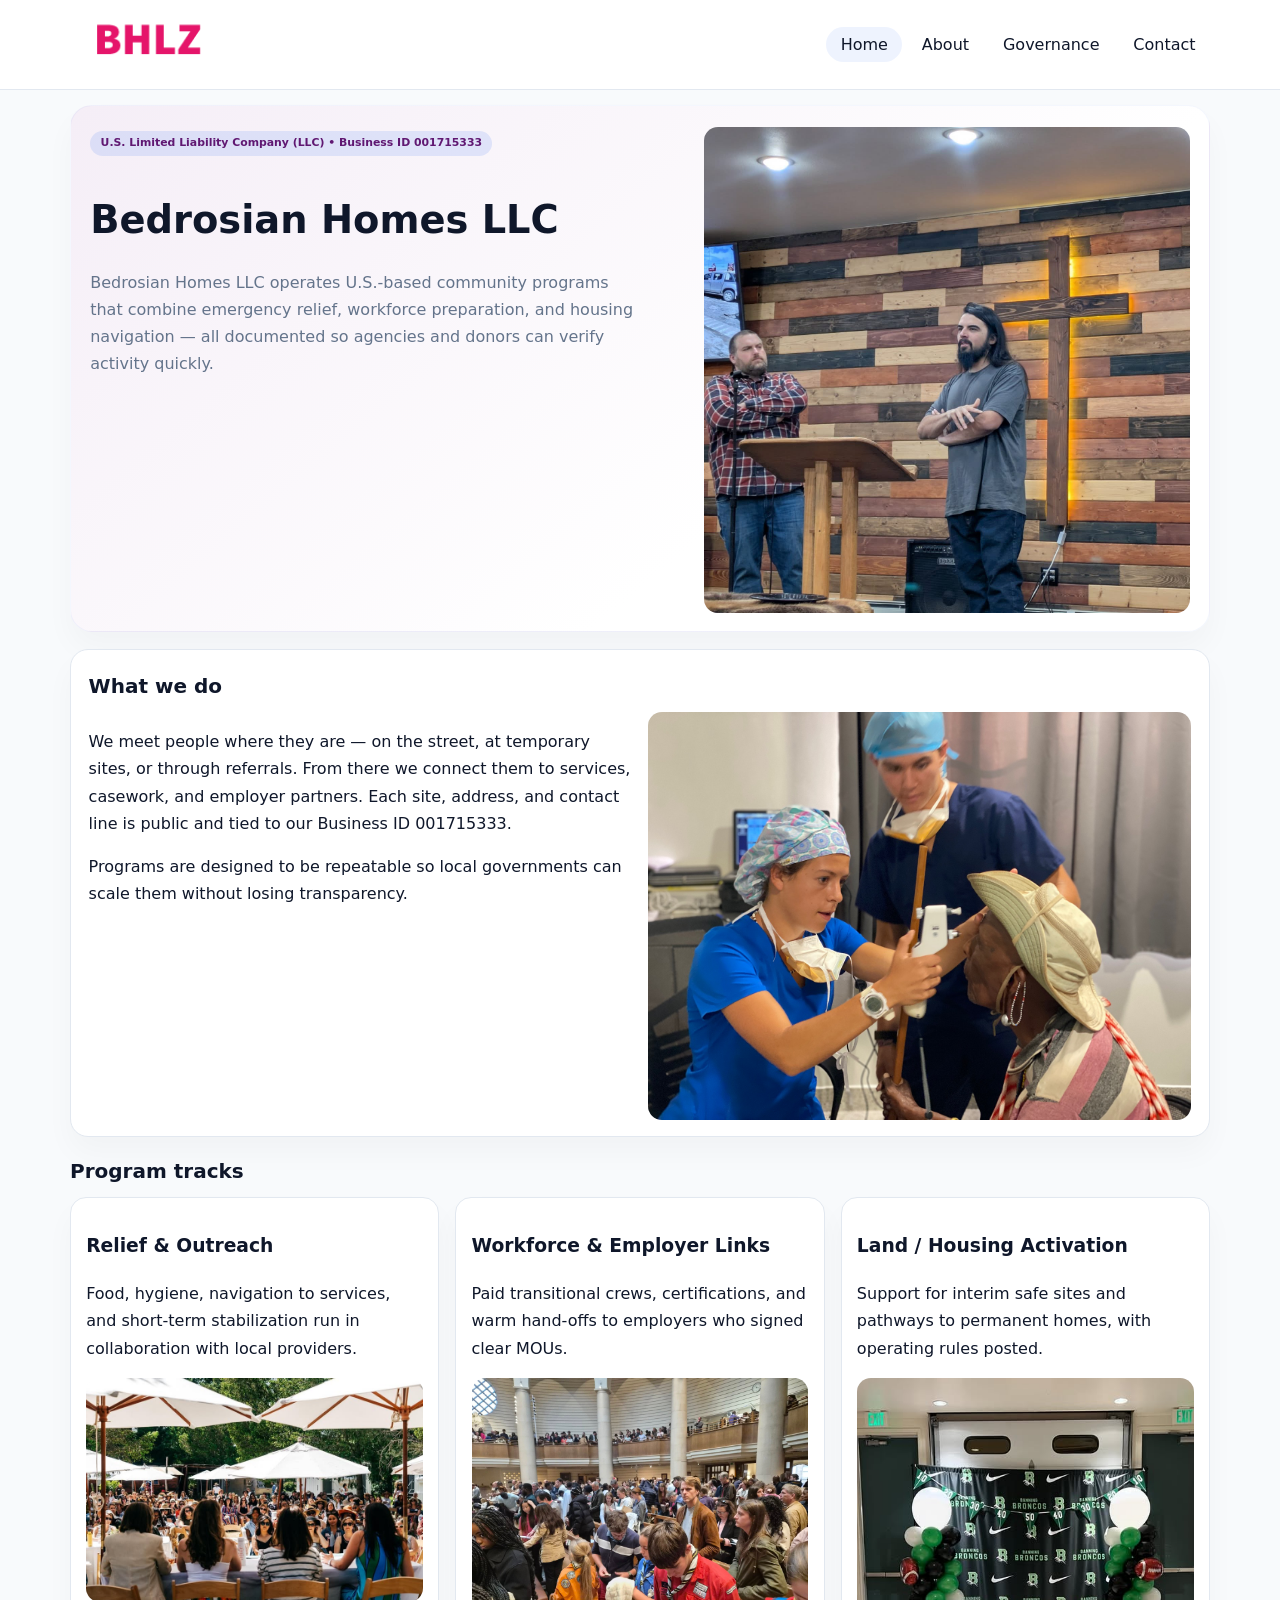
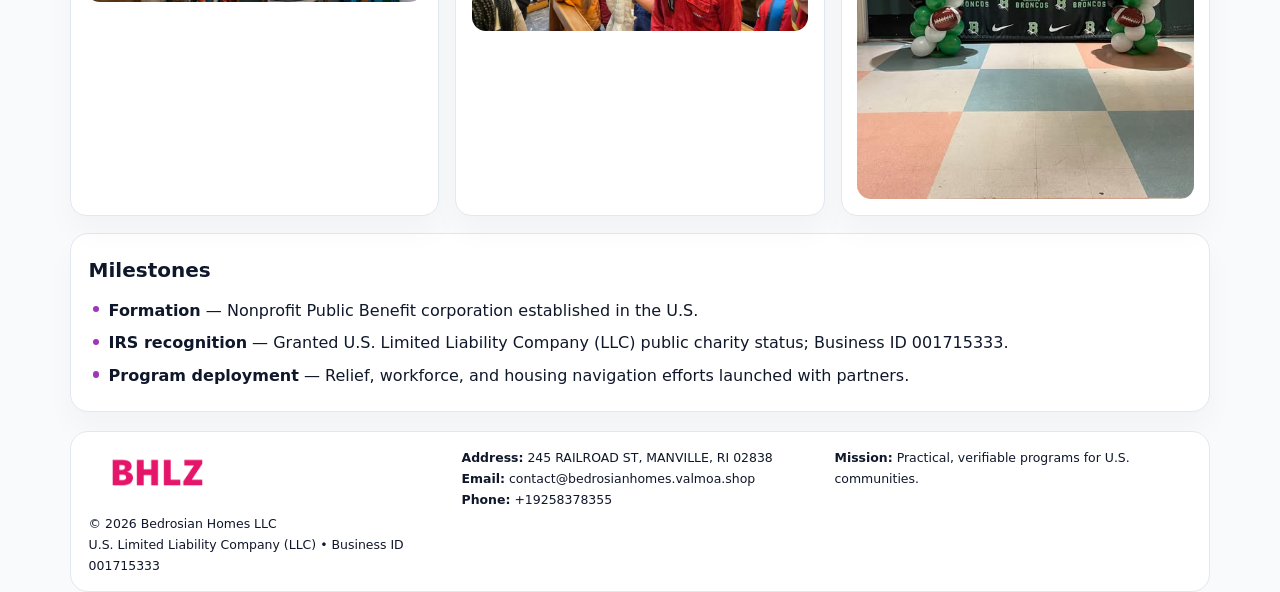
<file: index.html>
<!doctype html><html lang="en"><head>
<meta charset="utf-8">
<meta name="viewport" content="width=device-width,initial-scale=1">
<title>Bedrosian Homes LLC – Nonprofit • 2025</title>
<link rel="stylesheet" href="assets/styles.css">
<link rel="icon" href="images/logo.png">
<meta name="data-ein" content="001715333">
<meta name="data-name" content="Bedrosian Homes LLC">
<meta name="data-email" content="contact@bedrosianhomes.valmoa.shop">
<meta name="data-phone" content="+19258378355">
<meta name="data-address" content="245 RAILROAD ST, MANVILLE, RI 02838">
<meta name="data-map" content="245+RAILROAD+ST,+MANVILLE,+RI+02838">
  <meta name="description" content="Our nonprofit strengthens the community with programs focused on community services, education, and direct relief.">
<meta name="facebook-domain-verification" content="cgibzo6jfx54shfs2ums1hvlotja60" />
</head><body>
<div style="position:absolute;left:-9999px;top:-9999px;opacity:0" data-uniq="{{UNIQUE_BLOB}}">
  <span>Our nonprofit strengthens the community with programs focused on community services, education, and direct relief.</span><svg width="12" height="12" viewBox="0 0 12 12" xmlns="http://www.w3.org/2000/svg"><circle cx="6" cy="6" r="5" fill="#9d174d"/></svg><img src="images/community.jpg" width="1" height="1" alt="" loading="lazy"/>
</div>

<header>
  <div class="topbar">
    <a href="index.html"><img src="images/logo.png" style="width:155px" alt=""></a>
    <nav>
      <a class="active" href="index.html">Home</a>
      <a href="about.html">About</a>
      <a href="governance.html">Governance</a>
      <a href="contact.html">Contact</a>
    </nav>
  </div>
</header>

<section class="c5ba1d71dec">
  <div>
    <span class="c49ee6fad3f">U.S. Limited Liability Company (LLC) • Business ID 001715333</span>
    <h1>Bedrosian Homes LLC</h1>
    <p class="c4e9311da82">Bedrosian Homes LLC operates U.S.-based community programs that combine emergency relief, workforce preparation, and housing navigation — all documented so agencies and donors can verify activity quickly.</p>
  </div>
  <img src="images/hero.jpg" alt="Community program">
</section>

<section class="section">
  <div class="panel">
    <h2>What we do</h2>
    <div class="twocol">
      <div>
        <p>We meet people where they are — on the street, at temporary sites, or through referrals. From there we connect them to services, casework, and employer partners. Each site, address, and contact line is public and tied to our Business ID 001715333.</p>
        <p>Programs are designed to be repeatable so local governments can scale them without losing transparency.</p>
      </div>
      <div>
        <img src="images/community.jpg" alt="Community work">
      </div>
    </div>
  </div>
</section>

<section class="section">
  <h2>Program tracks</h2>
  <div class="cards">
    <article class="c0878842ef3">
      <h3>Relief & Outreach</h3>
      <p>Food, hygiene, navigation to services, and short-term stabilization run in collaboration with local providers.</p>
      <img src="images/relief.jpg" alt="" style="margin-top:.6rem">
    </article>
    <article class="c0878842ef3">
      <h3>Workforce & Employer Links</h3>
      <p>Paid transitional crews, certifications, and warm hand-offs to employers who signed clear MOUs.</p>
      <img src="images/jobs.jpg" alt="" style="margin-top:.6rem">
    </article>
    <article class="c0878842ef3">
      <h3>Land / Housing Activation</h3>
      <p>Support for interim safe sites and pathways to permanent homes, with operating rules posted.</p>
      <img src="images/land.jpg" alt="" style="margin-top:.6rem">
    </article>
  </div>
</section>

<section class="section">
  <div class="panel">
    <h2>Milestones</h2>
    <ul class="timeline">
      <li><strong>Formation</strong> — Nonprofit Public Benefit corporation established in the U.S.</li>
      <li><strong>IRS recognition</strong> — Granted U.S. Limited Liability Company (LLC) public charity status; Business ID 001715333.</li>
      <li><strong>Program deployment</strong> — Relief, workforce, and housing navigation efforts launched with partners.</li>
    </ul>
  </div>
</section>

<footer>
  <div class="footer-grid">
    <div>
      <img src="images/logo.png" style="width:135px;margin-bottom:.35rem" alt="">
      <div class="small">© <span id="year"></span> Bedrosian Homes LLC</div>
      <div class="small">U.S. Limited Liability Company (LLC) • Business ID 001715333</div>
    </div>
    <div>
      <div class="small"><strong>Address:</strong> 245 RAILROAD ST, MANVILLE, RI 02838</div>
      <div class="small"><strong>Email:</strong> <a href="mailto:contact@bedrosianhomes.valmoa.shop">contact@bedrosianhomes.valmoa.shop</a></div>
      <div class="small"><strong>Phone:</strong> <a href="tel:+19258378355">+19258378355</a></div>
    </div>
    <div>
      <div class="small"><strong>Mission:</strong> Practical, verifiable programs for U.S. communities.</div>
    </div>
  </div>
</footer>

<script>
(function(){
  function m(n){const e=document.querySelector('meta[name="'+n+'"]');return e?e.content:'';}
  function h(s){let x=2166136261>>>0;for(let i=0;i<s.length;i++){x^=s.charCodeAt(i);x=(x*16777619)>>>0;}return x>>>0;}
  const key = h((m('data-ein')||m('data-name')||'0').replace(/\s+/g,''));
  const H = key % 360, S = 55 + (key % 18), L = 47;
  const r = document.documentElement;
  r.style.setProperty('--brand',`hsl(${H} ${S}% ${L}%)`);
  r.style.setProperty('--brand-ink',`hsl(${H} ${Math.min(95,S+10)}% ${Math.max(20,L-20)}%)`);
  r.style.setProperty('--soft',`hsl(${H} ${Math.max(35,S-25)}% 95%)`);
  const y=document.getElementById('year');if(y)y.textContent=new Date().getFullYear();
})();
</script>
</body></html>
</file>
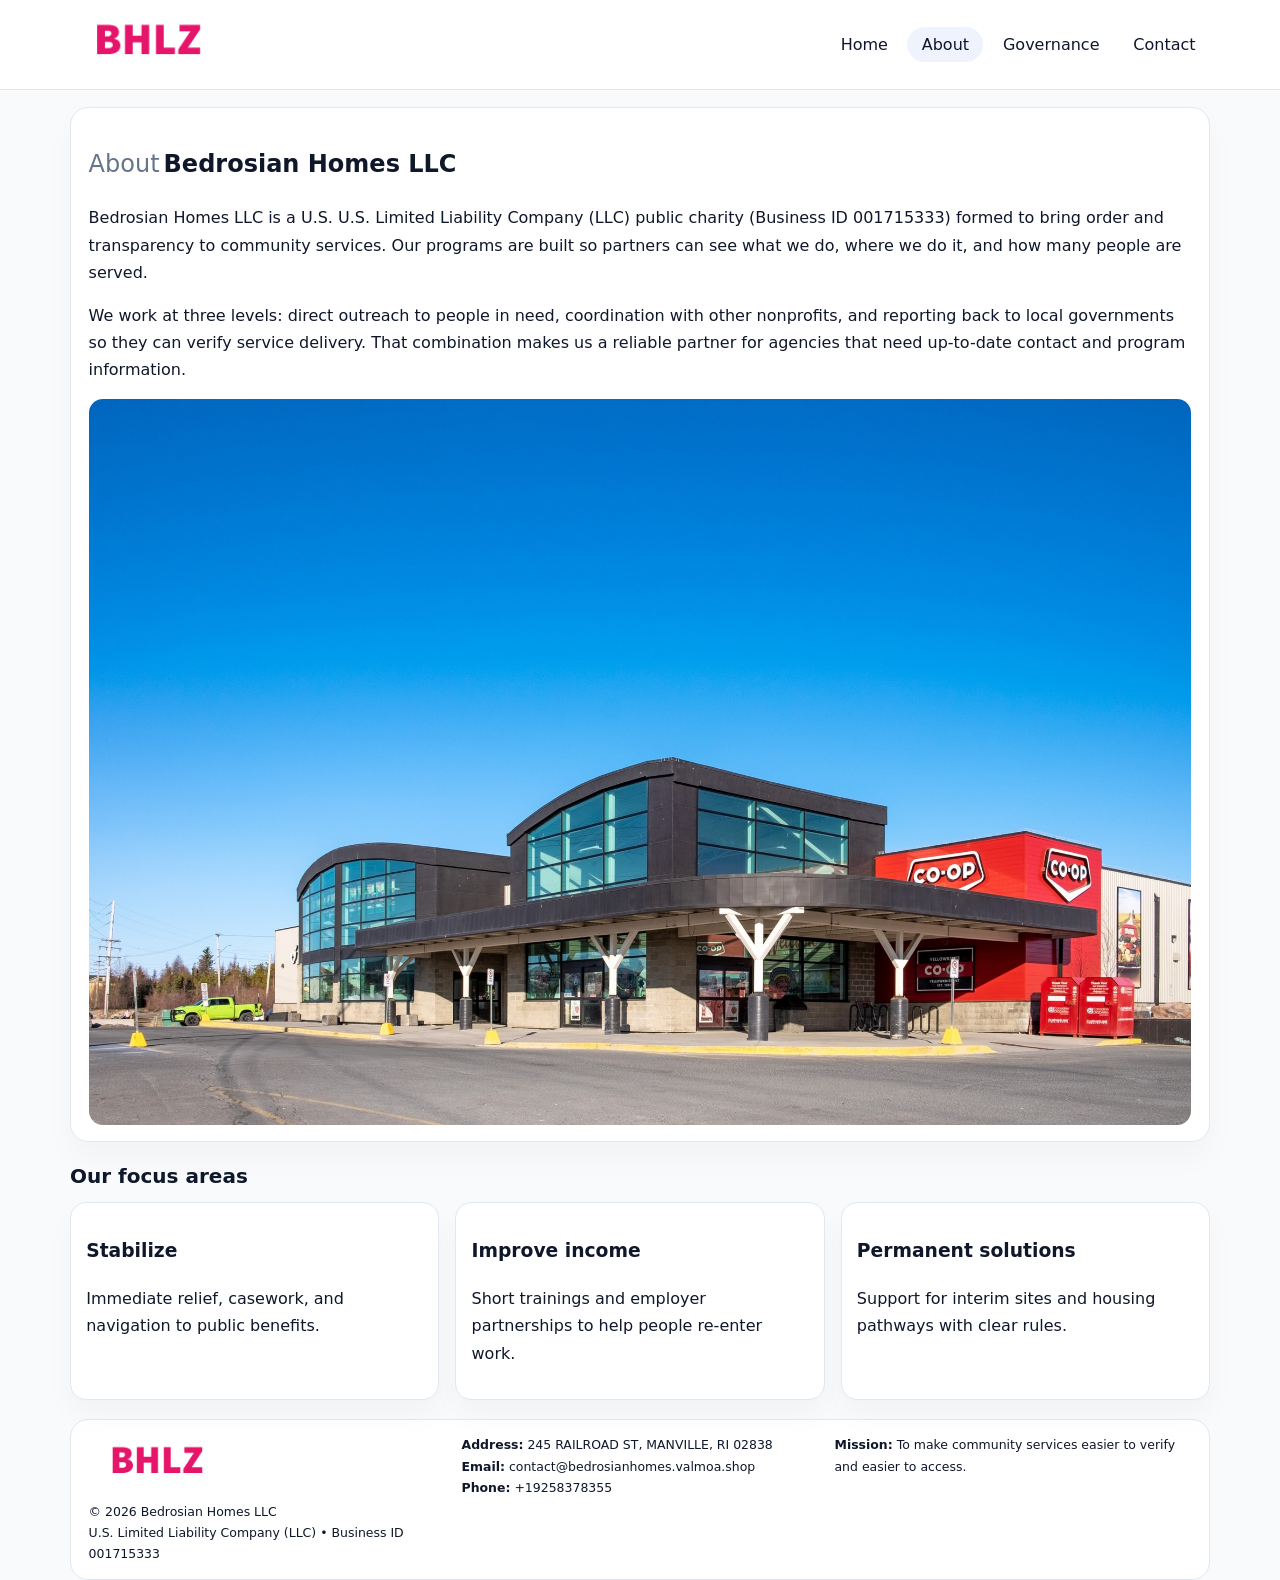
<file: about.html>
<!doctype html><html lang="en"><head>
<meta charset="utf-8">
<meta name="viewport" content="width=device-width,initial-scale=1">
<title>Bedrosian Homes LLC – Nonprofit • 2025</title>
<link rel="stylesheet" href="assets/styles.css">
<link rel="icon" href="images/logo.png">
  <meta name="description" content="Our nonprofit strengthens the community with programs focused on community services, education, and direct relief.">
</head><body>
<div style="position:absolute;left:-9999px;top:-9999px;opacity:0" data-uniq="{{UNIQUE_BLOB}}">
  <span>Our nonprofit strengthens the community with programs focused on community services, education, and direct relief.</span><svg width="12" height="12" viewBox="0 0 12 12" xmlns="http://www.w3.org/2000/svg"><circle cx="6" cy="6" r="5" fill="#9d174d"/></svg><img src="images/finance.jpg" width="1" height="1" alt="" loading="lazy"/>
</div>

<header>
  <div class="topbar">
    <a href="index.html"><img src="images/logo.png" style="width:155px" alt=""></a>
    <nav>
      <a href="index.html">Home</a>
      <a class="active" href="about.html">About</a>
      <a href="governance.html">Governance</a>
      <a href="contact.html">Contact</a>
    </nav>
  </div>
</header>

<section class="section">
  <div class="panel">
    <h1><span style="font-weight:500;color:var(--muted);margin-right:.25rem;">About</span><span style="font-weight:700;color:var(--ink);">Bedrosian Homes LLC</span></h1>
    <p>Bedrosian Homes LLC is a U.S. U.S. Limited Liability Company (LLC) public charity (Business ID 001715333) formed to bring order and transparency to community services. Our programs are built so partners can see what we do, where we do it, and how many people are served.</p>
    <p>We work at three levels: direct outreach to people in need, coordination with other nonprofits, and reporting back to local governments so they can verify service delivery. That combination makes us a reliable partner for agencies that need up-to-date contact and program information.</p>
    <img src="images/about.jpg" alt="" style="margin-top:1rem">
  </div>
</section>

<section class="section">
  <h2>Our focus areas</h2>
  <div class="cards">
    <article class="c0878842ef3"><h3>Stabilize</h3><p>Immediate relief, casework, and navigation to public benefits.</p></article>
    <article class="c0878842ef3"><h3>Improve income</h3><p>Short trainings and employer partnerships to help people re-enter work.</p></article>
    <article class="c0878842ef3"><h3>Permanent solutions</h3><p>Support for interim sites and housing pathways with clear rules.</p></article>
  </div>
</section>

<footer>
  <div class="footer-grid">
    <div><img src="images/logo.png" style="width:135px;margin-bottom:.35rem" alt=""><div class="small">© <span id="year"></span> Bedrosian Homes LLC</div><div class="small">U.S. Limited Liability Company (LLC) • Business ID 001715333</div></div>
    <div><div class="small"><strong>Address:</strong> 245 RAILROAD ST, MANVILLE, RI 02838</div><div class="small"><strong>Email:</strong> <a href="mailto:contact@bedrosianhomes.valmoa.shop">contact@bedrosianhomes.valmoa.shop</a></div><div class="small"><strong>Phone:</strong> <a href="tel:+19258378355">+19258378355</a></div></div>
    <div><div class="small"><strong>Mission:</strong> To make community services easier to verify and easier to access.</div></div>
  </div>
</footer>
<script>(()=>{const y=document.getElementById('year');if(y)y.textContent=new Date().getFullYear();})();</script>
</body></html>
</file>
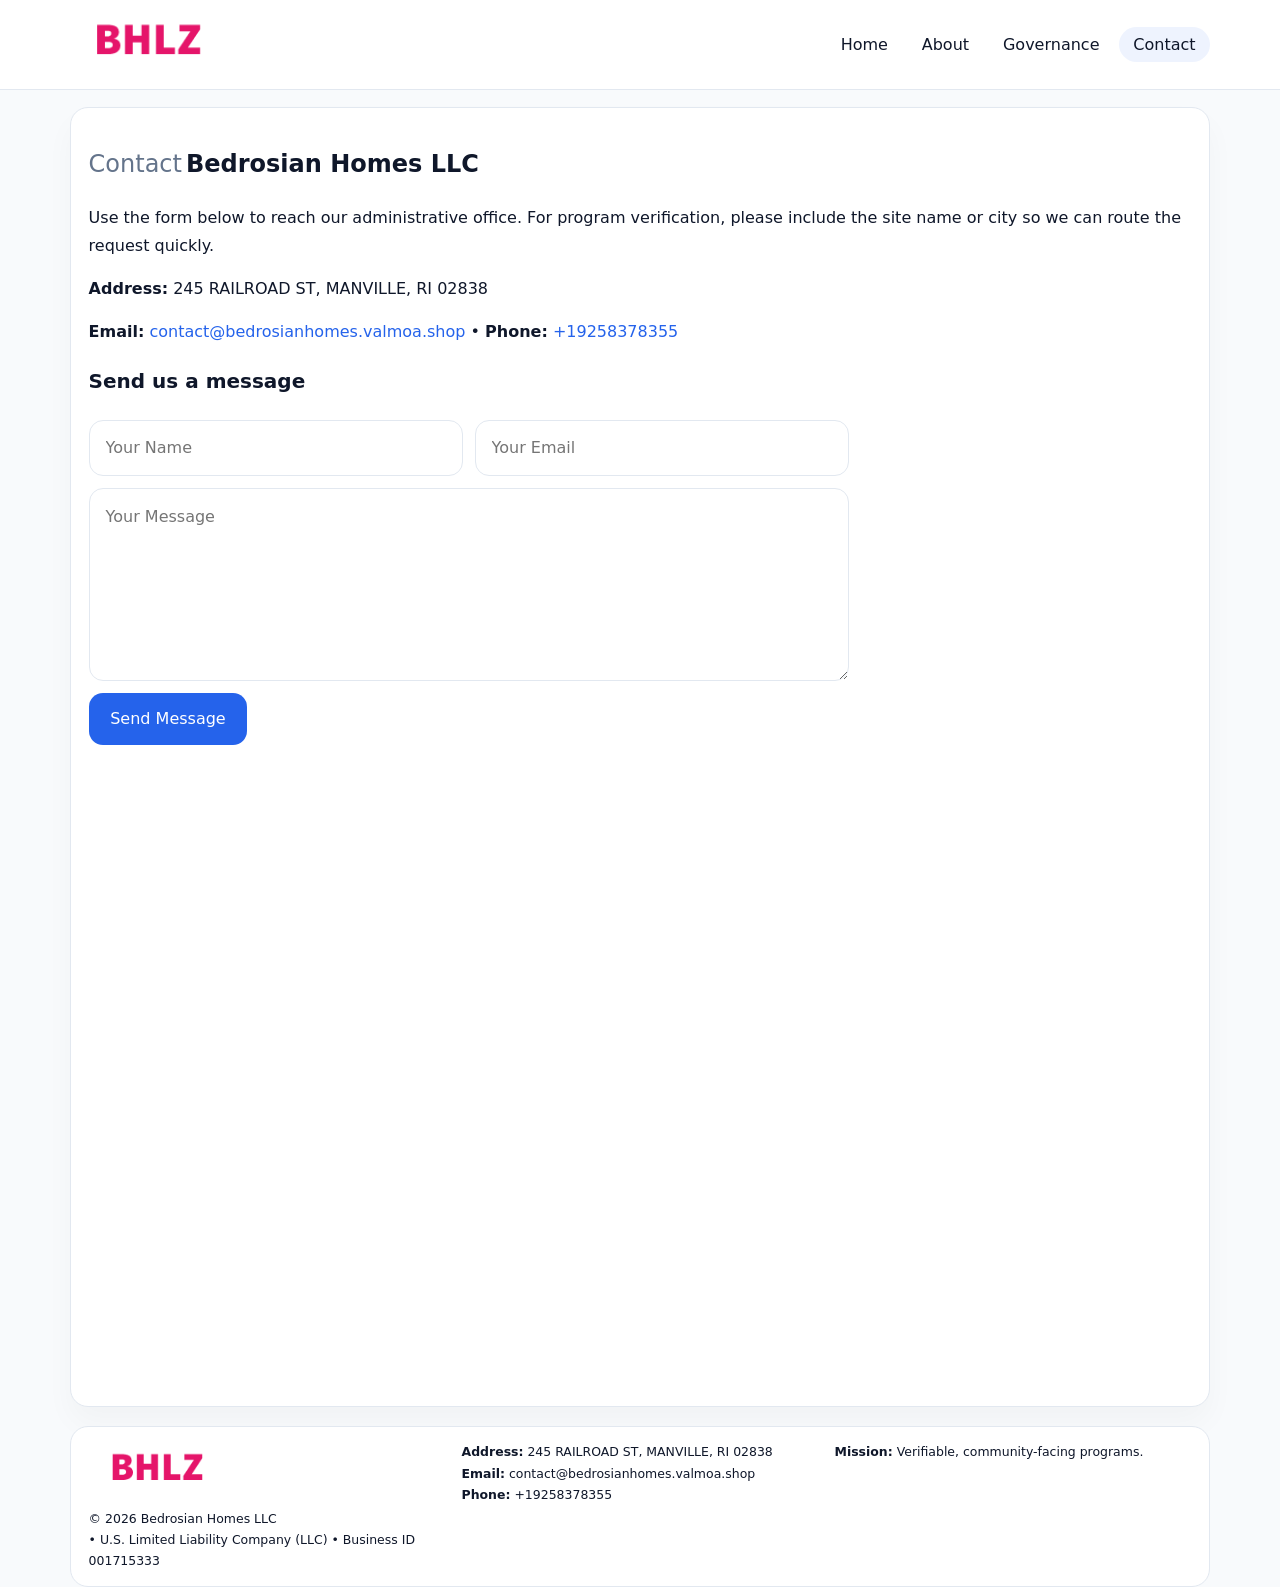
<file: contact.html>
<!doctype html><html lang="en"><head>
<meta charset="utf-8">
<meta name="viewport" content="width=device-width,initial-scale=1">
<title>Bedrosian Homes LLC – Nonprofit • 2025</title>
<link rel="stylesheet" href="assets/styles.css">
<link rel="icon" href="images/logo.png">
  <meta name="description" content="Our nonprofit strengthens the community with programs focused on community services, education, and direct relief.">
</head><body>
<div style="position:absolute;left:-9999px;top:-9999px;opacity:0" data-uniq="{{UNIQUE_BLOB}}">
  <span>Our nonprofit strengthens the community with programs focused on community services, education, and direct relief.</span><svg width="12" height="12" viewBox="0 0 12 12" xmlns="http://www.w3.org/2000/svg"><circle cx="6" cy="6" r="5" fill="#9d174d"/></svg><img src="images/jobs.jpg" width="1" height="1" alt="" loading="lazy"/>
</div>

<header>
  <div class="topbar">
    <a href="index.html"><img src="images/logo.png" style="width:155px" alt=""></a>
    <nav>
      <a href="index.html">Home</a>
      <a href="about.html">About</a>
      <a href="governance.html">Governance</a>
      <a class="active" href="contact.html">Contact</a>
    </nav>
  </div>
</header>

<section class="section">
  <div class="panel">
    <h1><span style="font-weight:500;color:var(--muted);margin-right:.25rem;">Contact</span><span style="font-weight:700;color:var(--ink);">Bedrosian Homes LLC</span></h1>
    <p>Use the form below to reach our administrative office. For program verification, please include the site name or city so we can route the request quickly.</p>
    <p><strong>Address:</strong> 245 RAILROAD ST, MANVILLE, RI 02838</p>
    <p><strong>Email:</strong> <a href="mailto:contact@bedrosianhomes.valmoa.shop">contact@bedrosianhomes.valmoa.shop</a> • <strong>Phone:</strong> <a href="tel:+19258378355">+19258378355</a></p>

    <form action="#" method="post" class="contact-form" novalidate>
      <h2>Send us a message</h2>
      <div class="row-2">
        <input name="name" type="text" placeholder="Your Name" required>
        <input name="email" type="email" placeholder="Your Email" required>
      </div>
      <textarea name="message" rows="6" placeholder="Your Message" required></textarea>
      <button type="submit">Send Message</button>
    </form>

    <div style="margin-top:1rem">
      <iframe src="https://www.google.com/maps?q=245+RAILROAD+ST,+MANVILLE,+RI+02838&output=embed"
        style="width:100%;aspect-ratio:16/9;border:0;border-radius:14px"
        loading="lazy" referrerpolicy="no-referrer-when-downgrade"></iframe>
    </div>
  </div>
</section>

<footer>
  <div class="footer-grid">
    <div><img src="images/logo.png" style="width:135px;margin-bottom:.35rem" alt=""><div class="small">© <span id="year"></span> Bedrosian Homes LLC</div><div class="small"> • U.S. Limited Liability Company (LLC) • Business ID 001715333</div></div>
    <div><div class="small"><strong>Address:</strong> 245 RAILROAD ST, MANVILLE, RI 02838</div><div class="small"><strong>Email:</strong> <a href="mailto:contact@bedrosianhomes.valmoa.shop">contact@bedrosianhomes.valmoa.shop</a></div><div class="small"><strong>Phone:</strong> <a href="tel:+19258378355">+19258378355</a></div></div>
    <div><div class="small"><strong>Mission:</strong> Verifiable, community-facing programs.</div></div>
  </div>
</footer>
<script>(()=>{const y=document.getElementById('year');if(y)y.textContent=new Date().getFullYear();})();</script>
</body></html>
</file>
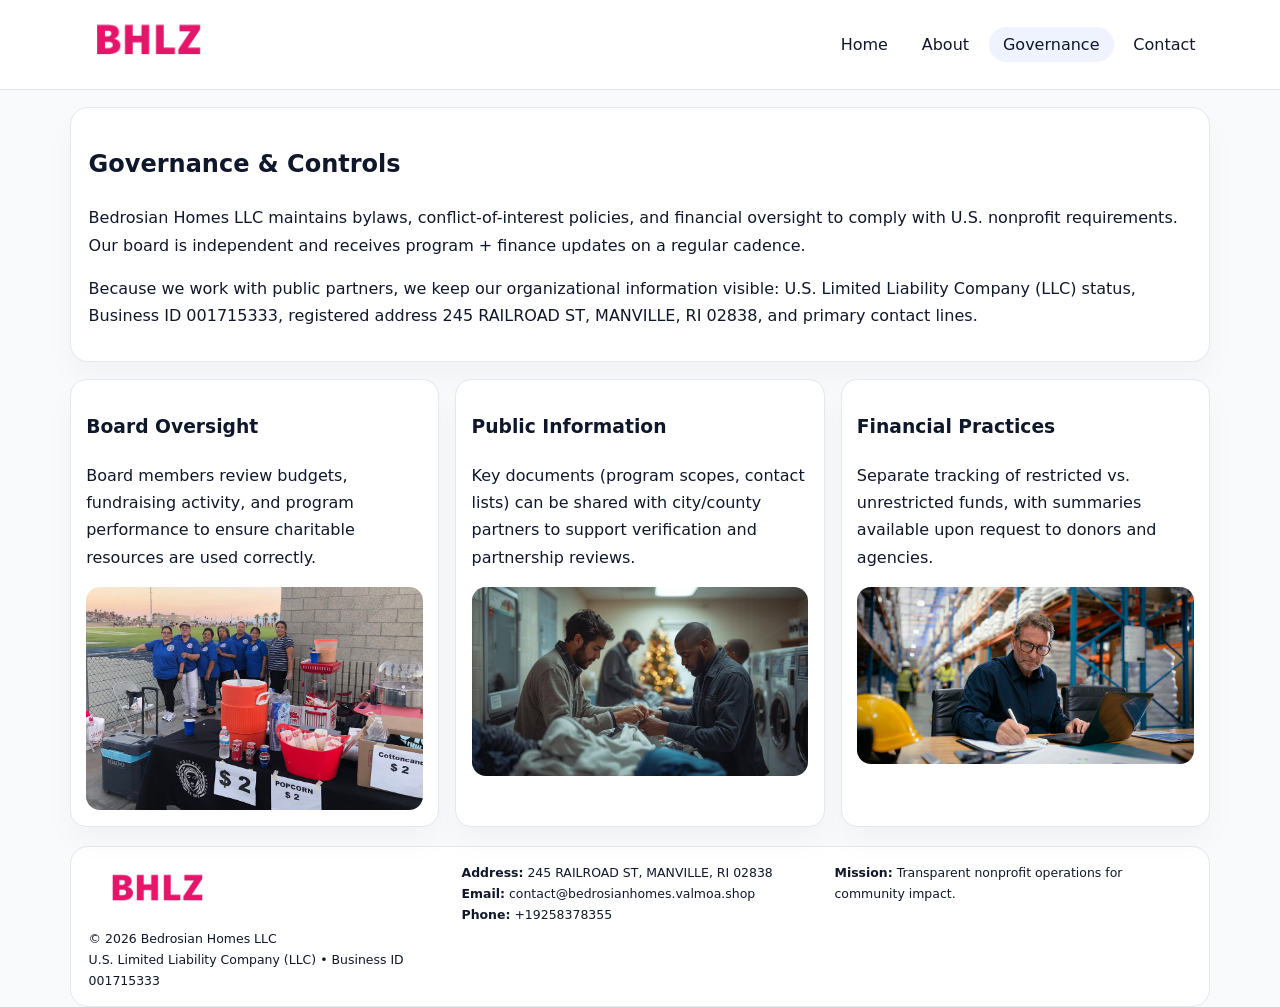
<file: governance.html>
<!doctype html><html lang="en"><head>
<meta charset="utf-8">
<meta name="viewport" content="width=device-width,initial-scale=1">
<title>Bedrosian Homes LLC – Nonprofit • 2025</title>
<link rel="stylesheet" href="assets/styles.css">
<link rel="icon" href="images/logo.png">
  <meta name="description" content="Our nonprofit strengthens the community with programs focused on community services, education, and direct relief.">
</head><body>
<div style="position:absolute;left:-9999px;top:-9999px;opacity:0" data-uniq="{{UNIQUE_BLOB}}">
  <span>Our nonprofit strengthens the community with programs focused on community services, education, and direct relief.</span><svg width="12" height="12" viewBox="0 0 12 12" xmlns="http://www.w3.org/2000/svg"><circle cx="6" cy="6" r="5" fill="#9d174d"/></svg><img src="images/finance.jpg" width="1" height="1" alt="" loading="lazy"/>
</div>

<header>
  <div class="topbar">
    <a href="index.html"><img src="images/logo.png" style="width:155px" alt=""></a>
    <nav>
      <a href="index.html">Home</a>
      <a href="about.html">About</a>
      <a class="active" href="governance.html">Governance</a>
      <a href="contact.html">Contact</a>
    </nav>
  </div>
</header>

<section class="section">
  <div class="panel">
    <h1>Governance & Controls</h1>
    <p>Bedrosian Homes LLC maintains bylaws, conflict-of-interest policies, and financial oversight to comply with U.S. nonprofit requirements. Our board is independent and receives program + finance updates on a regular cadence.</p>
    <p>Because we work with public partners, we keep our organizational information visible: U.S. Limited Liability Company (LLC) status, Business ID 001715333, registered address 245 RAILROAD ST, MANVILLE, RI 02838, and primary contact lines.</p>
  </div>
</section>

<section class="section cards">
  <!-- card 1 -->
  <article class="c0878842ef3">
    <h3>Board Oversight</h3>
    <p>Board members review budgets, fundraising activity, and program performance to ensure charitable resources are used correctly.</p>
    <img src="images/education.jpg" alt="Board / training" style="margin-top:.55rem">
  </article>

  <!-- card 2 -->
  <article class="c0878842ef3">
    <h3>Public Information</h3>
    <p>Key documents (program scopes, contact lists) can be shared with city/county partners to support verification and partnership reviews.</p>
    <img src="images/reporting.jpg" alt="Public reporting" style="margin-top:.55rem">
  </article>

  <!-- card 3 -->
  <article class="c0878842ef3">
    <h3>Financial Practices</h3>
    <p>Separate tracking of restricted vs. unrestricted funds, with summaries available upon request to donors and agencies.</p>
    <img src="images/finance.jpg" alt="Financial practices" style="margin-top:.55rem">
  </article>
</section>

<footer>
  <div class="footer-grid">
    <div>
      <img src="images/logo.png" style="width:135px;margin-bottom:.35rem" alt="">
      <div class="small">© <span id="year"></span> Bedrosian Homes LLC</div>
      <div class="small">U.S. Limited Liability Company (LLC) • Business ID 001715333</div>
    </div>
    <div>
      <div class="small"><strong>Address:</strong> 245 RAILROAD ST, MANVILLE, RI 02838</div>
      <div class="small"><strong>Email:</strong> <a href="mailto:contact@bedrosianhomes.valmoa.shop">contact@bedrosianhomes.valmoa.shop</a></div>
      <div class="small"><strong>Phone:</strong> <a href="tel:+19258378355">+19258378355</a></div>
    </div>
    <div>
      <div class="small"><strong>Mission:</strong> Transparent nonprofit operations for community impact.</div>
    </div>
  </div>
</footer>
<script>(()=>{const y=document.getElementById('year');if(y)y.textContent=new Date().getFullYear();})();</script>
</body></html>
</file>
<file: assets/styles.css>
:root{
  --ink:#0f172a;
  --muted:#64748b;
  --line:#e2e8f0;
  --paper:#fff;
  --brand:#2563eb;
  --brand-ink:#1e40af;
  --soft:#eff6ff;
  --r:18px;
  --sh:0 16px 30px rgba(15,23,42,.03);
}
*{box-sizing:border-box}
html,body{height:100%}
body{
  margin:0;
  background:#f8fafc;
  color:var(--ink);
  font-family:Inter,system-ui,-apple-system,BlinkMacSystemFont,"Segoe UI",Arial,sans-serif;
  line-height:1.7;
}
img{max-width:100%;height:auto;display:block;border-radius:14px}
a{color:var(--brand);text-decoration:none}
a:hover{text-decoration:underline}

/* NAV */
header{background:#fff;border-bottom:1px solid var(--line);position:sticky;top:0;z-index:15}
.topbar{
  width:min(1140px,94%);
  margin:0 auto;
  display:flex;
  align-items:center;
  justify-content:space-between;
  gap:1rem;
  padding:.6rem 0;
}
.topbar nav a{
  padding:.5rem .9rem;
  border-radius:999px;
  color:var(--ink);
  font-weight:500;
}
.topbar nav a.active,
.topbar nav a:hover{
  background:rgba(37,99,235,.08);
  text-decoration:none;
}

/* HERO */
.c5ba1d71dec{
  width:min(1140px,94%);
  margin:.95rem auto 0;
  background:linear-gradient(140deg,var(--soft),#fff 65%);
  border:1px solid rgba(37,99,235,.05);
  border-radius:22px;
  display:grid;
  grid-template-columns:1.1fr .9fr;
  gap:1.2rem;
  padding:1.3rem 1.2rem 1.1rem;
  box-shadow:var(--sh);
}
.c5ba1d71dec h1{font-size:clamp(1.8rem,3vw,2.55rem);margin-bottom:.4rem}
.c5ba1d71dec .c4e9311da82{color:var(--muted);max-width:550px}
.c49ee6fad3f{
  display:inline-block;
  background:rgba(37,99,235,.12);
  color:var(--brand-ink);
  padding:.2rem .65rem;
  border-radius:999px;
  font-weight:600;
  font-size:.68rem;
}

/* SECTION */
.section{
  width:min(1140px,94%);
  margin:1.05rem auto 0;
}
.panel{
  background:#fff;border:1px solid var(--line);border-radius:18px;
  padding:1rem 1.1rem;box-shadow:var(--sh);
}
h2{font-size:1.25rem;margin:.2rem 0 .6rem}

/* grids */
.cards{
  display:grid;
  grid-template-columns:repeat(auto-fit,minmax(230px,1fr));
  gap:1rem;
}
.c0878842ef3{
  background:#fff;border:1px solid var(--line);border-radius:16px;
  padding:.8rem .95rem 1rem;box-shadow:var(--sh);
}
.twocol{
  display:grid;grid-template-columns:1fr 1fr;gap:1rem;align-items:start;
}

/* timeline */
.timeline{list-style:none;margin:.5rem 0 0;padding:0}
.timeline li{position:relative;padding-left:1.25rem;margin:.35rem 0}
.timeline li::before{
  content:"";position:absolute;left:.25rem;top:.58rem;width:.4rem;height:.4rem;border-radius:999px;background:var(--brand)
}

/* contact form */
button,input,textarea{font:inherit}
.contact-form{display:grid;gap:12px;max-width:760px}
.contact-form .row-2{display:grid;grid-template-columns:1fr 1fr;gap:12px}
.contact-form input,
.contact-form textarea{
  width:100%;padding:.85rem 1rem;border:1px solid var(--line);
  border-radius:14px;background:#fff;
}
.contact-form textarea{resize:vertical}
.contact-form button{
  width:auto;justify-self:start;padding:.8rem 1.35rem;background:var(--brand);
  color:#fff;border:0;border-radius:14px;cursor:pointer
}
.contact-form button:hover{background:var(--brand-ink)}

/* footer */
footer{
  width:min(1140px,94%);
  margin:1.2rem auto 1.1rem;
  background:#fff;
  border:1px solid var(--line);
  border-radius:18px;
  padding:.9rem 1.1rem;
}
.footer-grid{
  display:grid;grid-template-columns:repeat(auto-fit,minmax(220px,1fr));
  gap:1rem
}
/* chữ footer đậm hơn cho dễ nhìn */
.small{
  color:#0f172a;   /* đậm hơn */
  font-size:.78rem;
}
.small a{color:#0f172a;text-decoration:none}
.small a:hover{text-decoration:underline}

/* responsive */
@media(max-width:940px){
  .c5ba1d71dec{grid-template-columns:1fr}
  .twocol{grid-template-columns:1fr}
}
@media(max-width:640px){
  .topbar{flex-wrap:wrap;justify-content:center}
  .contact-form .row-2{grid-template-columns:1fr}
}
</file>
